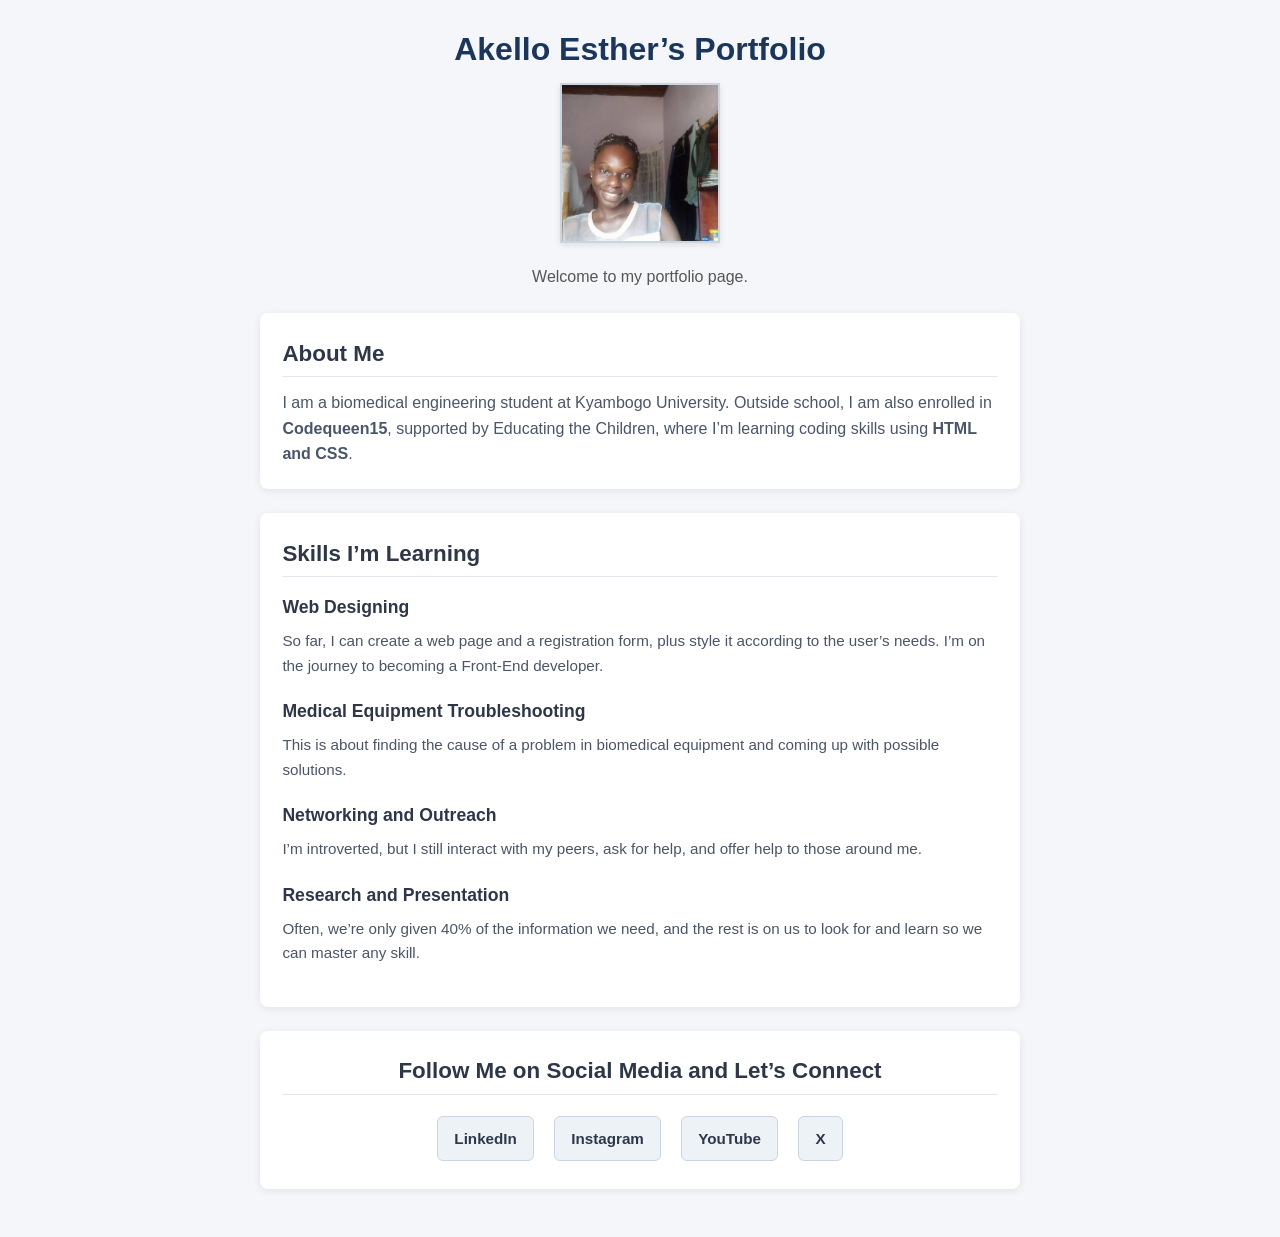
<file: index.html>
<!DOCTYPE html>
<html lang="en">
<head>
  <meta charset="UTF-8">
  <title>Esther Akello – Portfolio</title>
  <link rel="stylesheet" href="style.css">
</head>
<body>
  <header class="hero">
    <h1>Akello Esther’s Portfolio</h1>
    <img src="images/WhatsApp Image 2026-02-15 at 5.24.35 PM.jpeg" alt="Esther Akello" class="profile-img">
    <p>Welcome to my portfolio page.</p>
  </header>

  <section class="about">
    <h2>About Me</h2>
    <p>
      I am a biomedical engineering student at Kyambogo University. 
      Outside school, I am also enrolled in <strong>Codequeen15</strong>, 
      supported by Educating the Children, where I’m learning coding skills using 
      <strong>HTML and CSS</strong>.
    </p>
  </section>

  <section class="skills">
    <h2>Skills I’m Learning</h2>
    <ul>
      <li><strong>Web Designing</strong></li>
      <p>
        So far, I can create a web page and a registration form, plus style it according to the user’s needs. 
        I’m on the journey to becoming a Front‑End developer.
      </p>

      <li><strong>Medical Equipment Troubleshooting</strong></li>
      <p>
        This is about finding the cause of a problem in biomedical equipment 
        and coming up with possible solutions.
      </p>

      <li><strong>Networking and Outreach</strong></li>
      <p>
        I’m introverted, but I still interact with my peers, ask for help, and offer help to those around me.
      </p>

      <li><strong>Research and Presentation</strong></li>
      <p>
        Often, we’re only given 40% of the information we need, and the rest is on us to look for and learn 
        so we can master any skill.
      </p>
    </ul>
  </section>

  <section class="connect">
    <h2>Follow Me on Social Media and Let’s Connect</h2>
    <div class="social-links">
      <a href="https://www.linkedin.com/in/esther-akello-74036a37b/" class="social-link">
        <span>LinkedIn</span>
      </a>
      <a href="https://www.instagram.com/akello640/" class="social-link">
        <span>Instagram</span>
      </a>
      <a href="https://www.youtube.com/@EstherAkello-d6m" class="social-link">
        <span>YouTube</span>
      </a>
      <a href="https://x.com/AkelloEsther13" class="social-link">
        <span>X</span>
      </a>
    </div>
  </section>
</body>
</html>
</file>
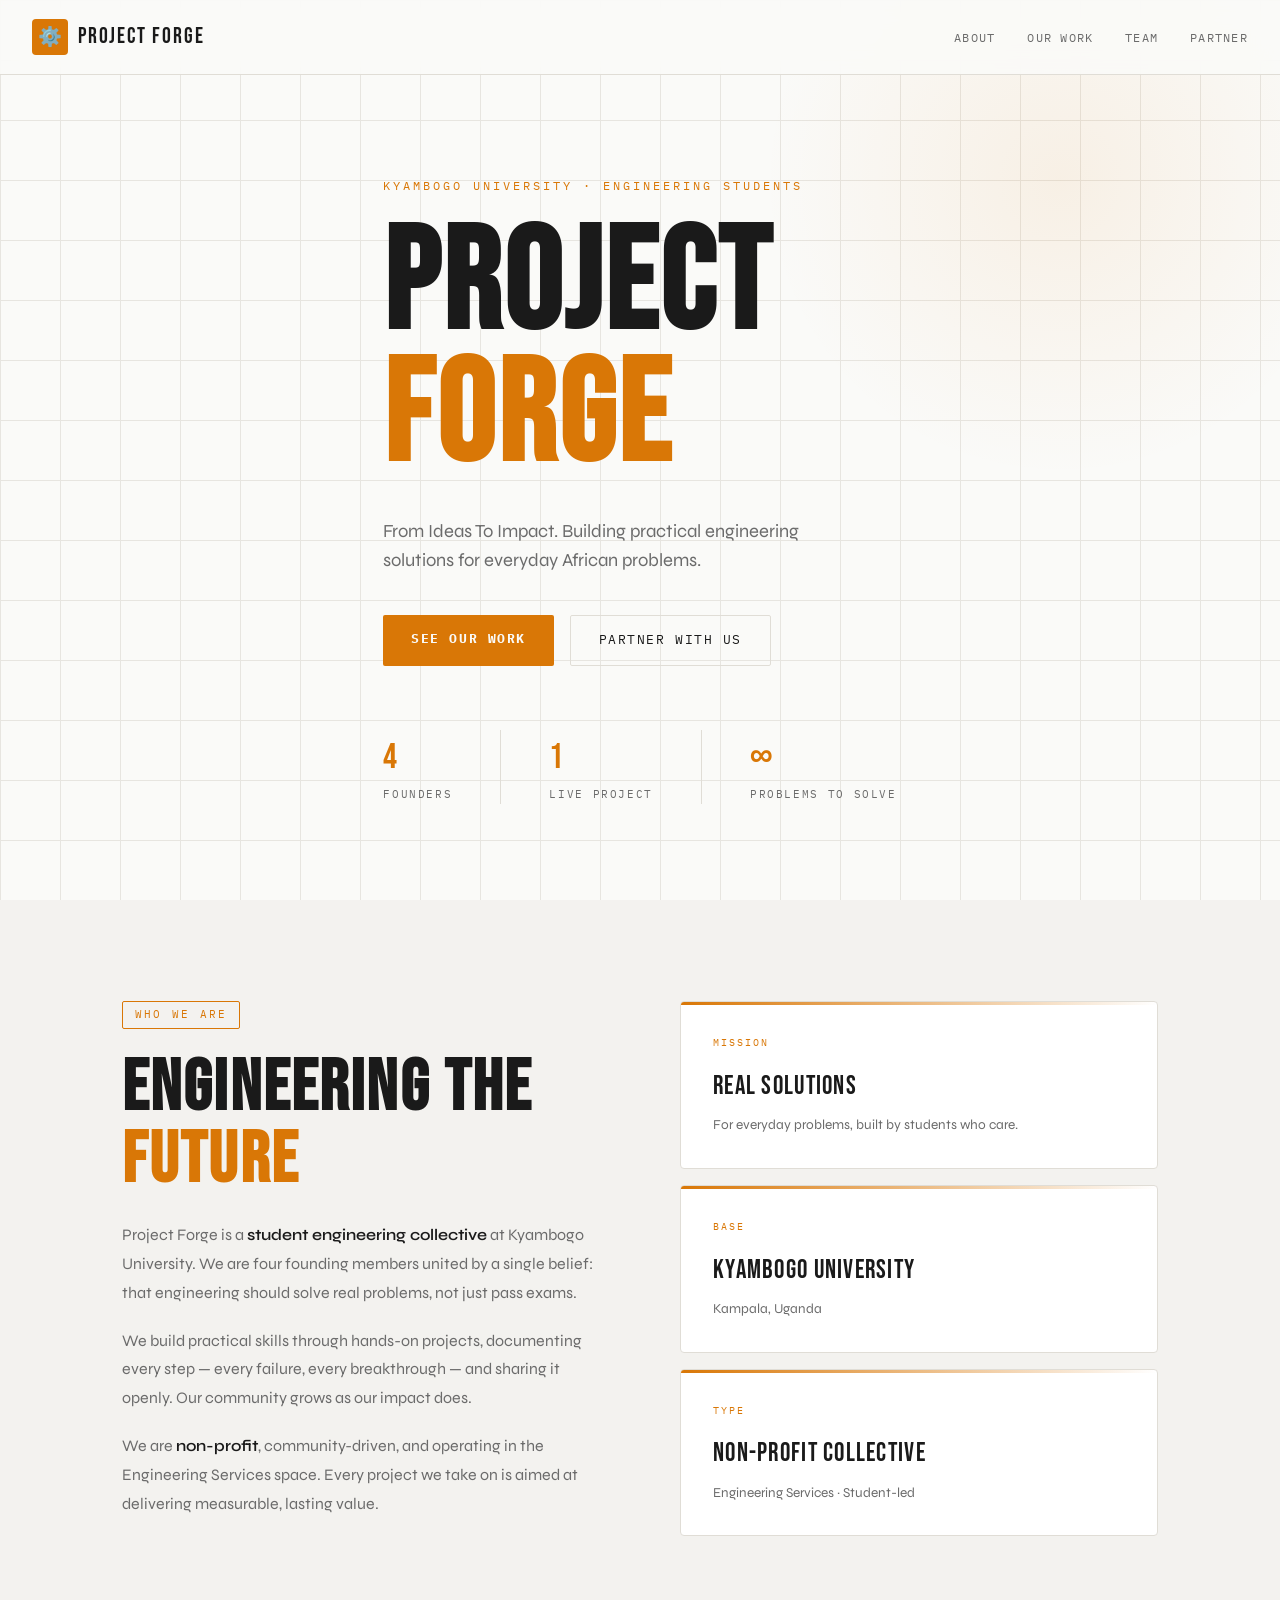
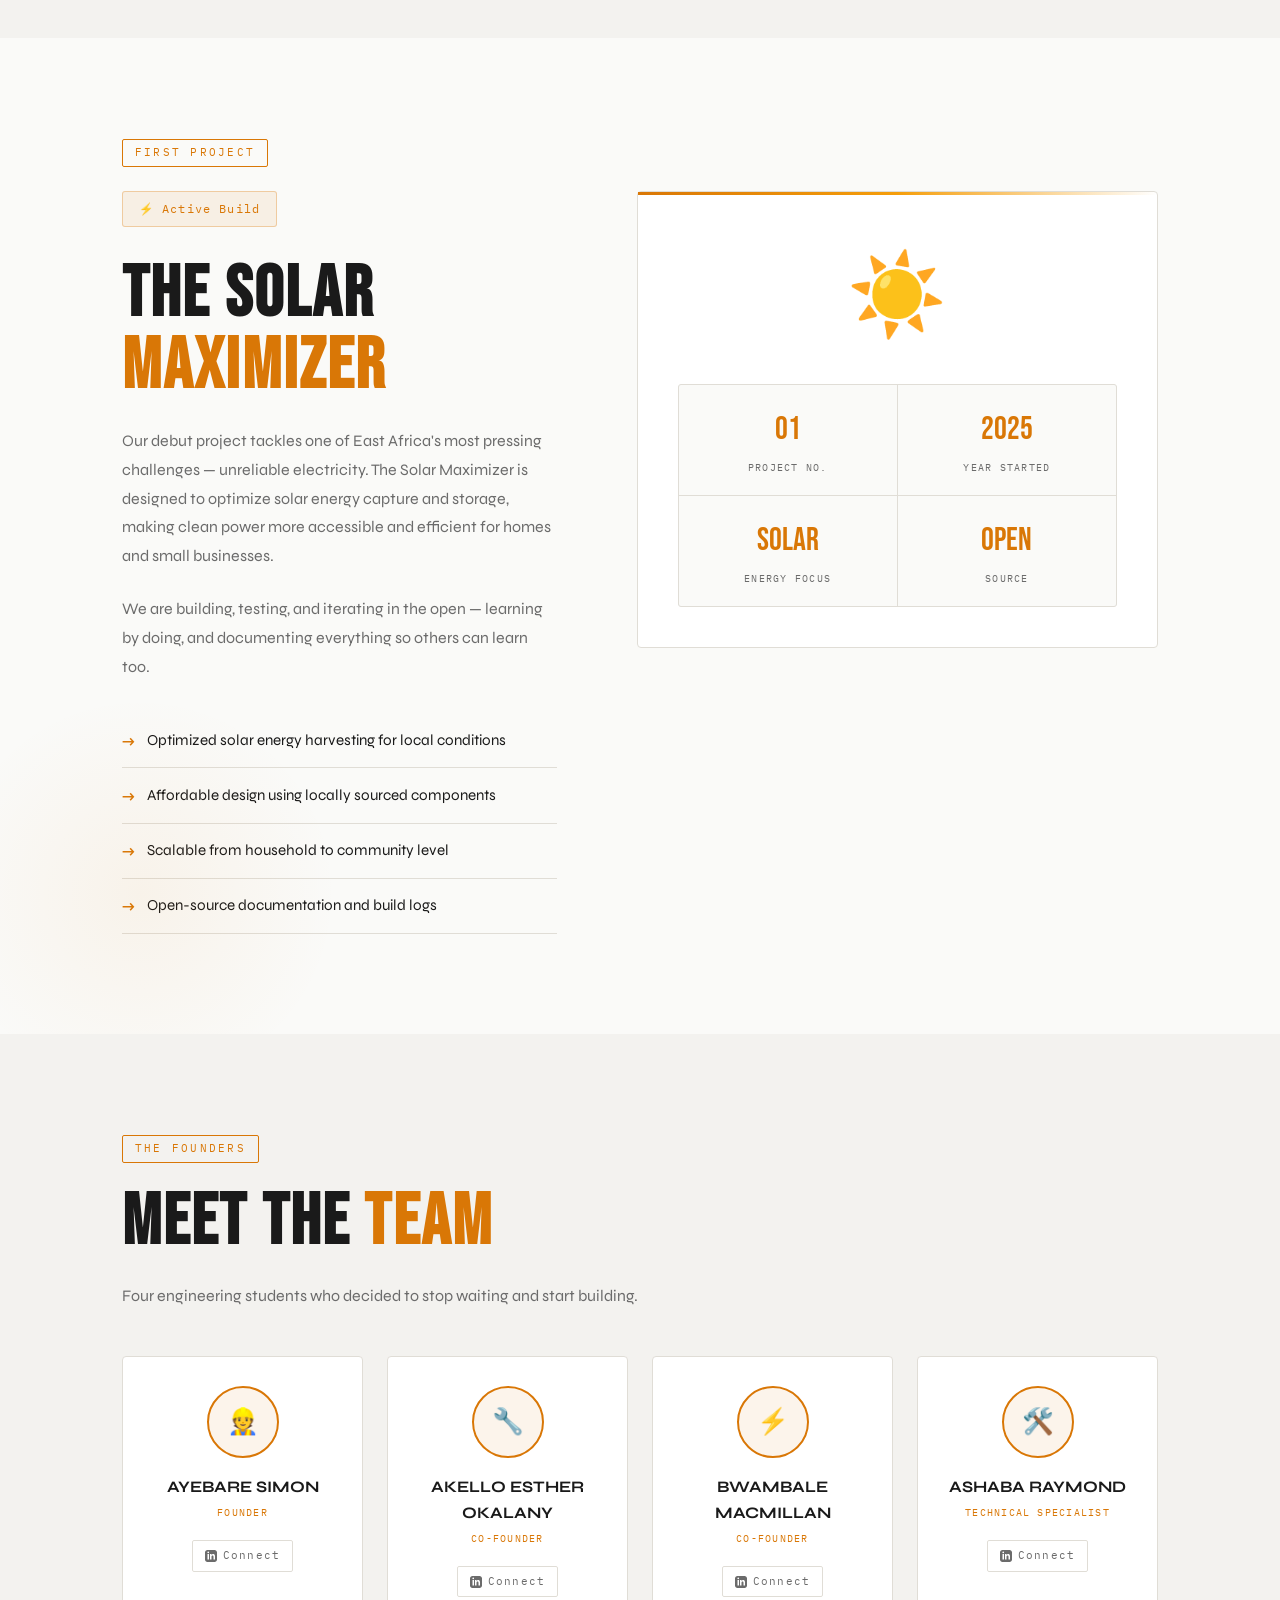
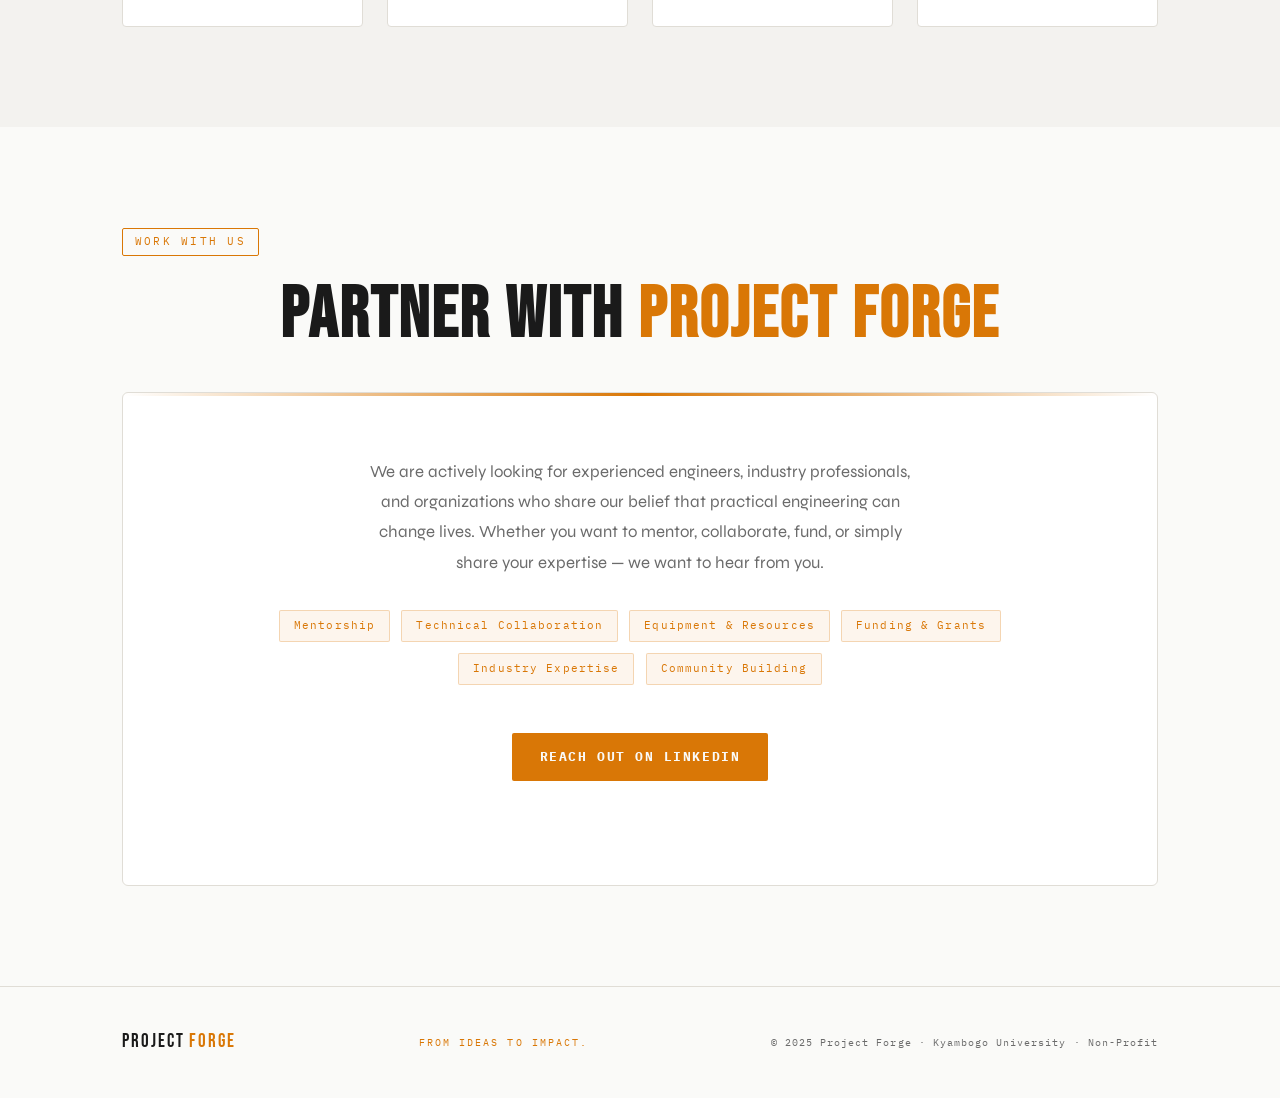
<file: forge.html>
<!DOCTYPE html>
<html lang="en">
<head>
  <meta charset="UTF-8" />
  <meta name="viewport" content="width=device-width, initial-scale=1.0" />
  <title>Project Forge — From Ideas To Impact</title>
  <link rel="preconnect" href="https://fonts.googleapis.com" />
  <link href="https://fonts.googleapis.com/css2?family=Bebas+Neue&family=IBM+Plex+Mono:wght@400;500&family=Syne:wght@400;600;700&display=swap" rel="stylesheet" />
  <style>
    /* ── Variables ── */
    :root {
      --amber:    #D97706;
      --amber-lt: #F59E0B;
      --coal:     #FAFAF8;
      --dark:     #F3F2EF;
      --panel:    #FFFFFF;
      --border:   #E0DDD6;
      --text:     #1A1A1A;
      --muted:    #6B6B6B;
      --white:    #1A1A1A;
    }

    *, *::before, *::after { box-sizing: border-box; margin: 0; padding: 0; }

    html { scroll-behavior: smooth; }

    body {
      background: var(--coal);
      color: var(--text);
      font-family: 'Syne', sans-serif;
      line-height: 1.6;
      overflow-x: hidden;
    }

    /* ── Utility ── */
    .mono { font-family: 'IBM Plex Mono', monospace; }
    .amber { color: var(--amber); }
    .container { max-width: 1100px; margin: 0 auto; padding: 0 2rem; }
    .section { padding: 100px 0; }
    .tag {
      display: inline-block;
      font-family: 'IBM Plex Mono', monospace;
      font-size: 0.7rem;
      letter-spacing: 0.2em;
      text-transform: uppercase;
      color: var(--amber);
      border: 1px solid var(--amber);
      padding: 4px 12px;
      border-radius: 2px;
      margin-bottom: 1.5rem;
    }
    h2.section-title {
      font-family: 'Bebas Neue', sans-serif;
      font-size: clamp(2.8rem, 6vw, 4.5rem);
      letter-spacing: 0.03em;
      line-height: 1;
      color: #1A1A1A;
      margin-bottom: 1.5rem;
    }

    /* ── NAV ── */
    nav {
      position: fixed; top: 0; left: 0; right: 0; z-index: 100;
      display: flex; align-items: center; justify-content: space-between;
      padding: 1.2rem 2rem;
      background: rgba(250,250,248,0.92);
      backdrop-filter: blur(12px);
      border-bottom: 1px solid var(--border);
    }
    .nav-logo {
      display: flex; align-items: center; gap: 10px;
      text-decoration: none;
    }
    .nav-logo-icon {
      width: 36px; height: 36px;
      background: var(--amber);
      border-radius: 4px;
      display: flex; align-items: center; justify-content: center;
      font-size: 1.2rem;
    }
    .nav-logo-text {
      font-family: 'Bebas Neue', sans-serif;
      font-size: 1.4rem;
      letter-spacing: 0.08em;
      color: #1A1A1A;
    }
    .nav-links { display: flex; gap: 2rem; list-style: none; }
    .nav-links a {
      text-decoration: none;
      color: var(--muted);
      font-family: 'IBM Plex Mono', monospace;
      font-size: 0.78rem;
      letter-spacing: 0.1em;
      text-transform: uppercase;
      transition: color 0.2s;
    }
    .nav-links a:hover { color: var(--amber); }

    /* ── HERO ── */
    #hero {
      min-height: 100vh;
      display: flex; align-items: center;
      position: relative;
      overflow: hidden;
      padding-top: 80px;
    }
    .hero-grid-bg {
      position: absolute; inset: 0;
      background-image:
        linear-gradient(var(--border) 1px, transparent 1px),
        linear-gradient(90deg, var(--border) 1px, transparent 1px);
      background-size: 60px 60px;
      opacity: 0.7;
    }
    .hero-glow {
      position: absolute; top: -120px; right: -80px;
      width: 600px; height: 600px;
      background: radial-gradient(circle, rgba(217,119,6,0.08) 0%, transparent 70%);
      pointer-events: none;
    }
    .hero-content { position: relative; z-index: 1; max-width: 780px; }
    .hero-eyebrow {
      font-family: 'IBM Plex Mono', monospace;
      font-size: 0.75rem;
      letter-spacing: 0.25em;
      text-transform: uppercase;
      color: var(--amber);
      margin-bottom: 1.5rem;
      animation: fadeUp 0.8s ease both;
    }
    .hero-title {
      font-family: 'Bebas Neue', sans-serif;
      font-size: clamp(4rem, 12vw, 9rem);
      line-height: 0.92;
      letter-spacing: 0.02em;
      color: #1A1A1A;
      animation: fadeUp 0.8s 0.1s ease both;
    }
    .hero-title span { color: var(--amber); }
    .hero-tagline {
      font-size: 1.15rem;
      color: var(--muted);
      margin: 2rem 0 2.5rem;
      max-width: 480px;
      animation: fadeUp 0.8s 0.2s ease both;
    }
    .hero-cta {
      display: flex; gap: 1rem; flex-wrap: wrap;
      animation: fadeUp 0.8s 0.3s ease both;
    }
    .btn {
      display: inline-block;
      text-decoration: none;
      font-family: 'IBM Plex Mono', monospace;
      font-size: 0.8rem;
      letter-spacing: 0.12em;
      text-transform: uppercase;
      padding: 14px 28px;
      border-radius: 2px;
      transition: all 0.2s;
      cursor: pointer;
      border: none;
    }
    .btn-primary {
      background: var(--amber);
      color: var(--coal);
      font-weight: 700;
    }
    .btn-primary:hover { background: var(--amber-lt); transform: translateY(-2px); }
    .btn-outline {
      background: transparent;
      color: var(--text);
      border: 1px solid var(--border);
    }
    .btn-outline:hover { border-color: var(--amber); color: var(--amber); }
    .hero-stat-bar {
      margin-top: 4rem;
      display: flex; gap: 3rem;
      animation: fadeUp 0.8s 0.4s ease both;
    }
    .hero-stat span {
      display: block;
      font-family: 'Bebas Neue', sans-serif;
      font-size: 2.2rem;
      color: var(--amber);
    }
    .hero-stat p {
      font-family: 'IBM Plex Mono', monospace;
      font-size: 0.68rem;
      letter-spacing: 0.15em;
      text-transform: uppercase;
      color: var(--muted);
    }
    .hero-divider {
      width: 1px; background: var(--border);
    }

    /* ── ABOUT ── */
    #about { background: var(--dark); }
    .about-grid {
      display: grid;
      grid-template-columns: 1fr 1fr;
      gap: 5rem;
      align-items: center;
    }
    .about-text p {
      color: var(--muted);
      margin-bottom: 1.2rem;
      font-size: 1rem;
      line-height: 1.8;
    }
    .about-text p strong { color: var(--text); font-weight: 600; }
    .about-visual {
      position: relative;
    }
    .about-card {
      background: var(--panel);
      border: 1px solid var(--border);
      border-radius: 4px;
      padding: 2rem;
      position: relative;
      overflow: hidden;
    }
    .about-card::before {
      content: '';
      position: absolute; top: 0; left: 0; right: 0;
      height: 3px;
      background: linear-gradient(90deg, var(--amber), transparent);
    }
    .about-card-label {
      font-family: 'IBM Plex Mono', monospace;
      font-size: 0.65rem;
      letter-spacing: 0.2em;
      text-transform: uppercase;
      color: var(--amber);
      margin-bottom: 1rem;
    }
    .about-card-value {
      font-family: 'Bebas Neue', sans-serif;
      font-size: 1.6rem;
      letter-spacing: 0.05em;
      color: #1A1A1A;
      margin-bottom: 0.4rem;
    }
    .about-card-sub {
      font-size: 0.85rem;
      color: var(--muted);
    }
    .about-cards { display: flex; flex-direction: column; gap: 1rem; }

    /* ── PROJECT ── */
    #project {
      position: relative;
      overflow: hidden;
    }
    .project-accent {
      position: absolute; bottom: -60px; left: -60px;
      width: 400px; height: 400px;
      background: radial-gradient(circle, rgba(217,119,6,0.06) 0%, transparent 70%);
      pointer-events: none;
    }
    .project-layout {
      display: grid;
      grid-template-columns: 1fr 1.2fr;
      gap: 5rem;
      align-items: start;
    }
    .project-badge {
      display: inline-flex; align-items: center; gap: 8px;
      background: rgba(217,119,6,0.08);
      border: 1px solid rgba(217,119,6,0.3);
      border-radius: 3px;
      padding: 8px 16px;
      margin-bottom: 2rem;
      font-family: 'IBM Plex Mono', monospace;
      font-size: 0.72rem;
      letter-spacing: 0.1em;
      color: var(--amber);
    }
    .project-badge::before { content: '⚡'; }
    .project-desc {
      color: var(--muted);
      line-height: 1.8;
      margin-bottom: 1.5rem;
    }
    .project-features { list-style: none; margin-top: 2rem; }
    .project-features li {
      display: flex; align-items: flex-start; gap: 12px;
      padding: 0.9rem 0;
      border-bottom: 1px solid var(--border);
      font-size: 0.95rem;
      color: var(--text);
    }
    .project-features li::before {
      content: '→';
      color: var(--amber);
      font-weight: 700;
      flex-shrink: 0;
      margin-top: 1px;
    }
    .project-visual-panel {
      background: var(--panel);
      border: 1px solid var(--border);
      border-radius: 4px;
      padding: 2.5rem;
      position: relative;
    }
    .project-visual-panel::before {
      content: '';
      position: absolute; top: 0; left: 0; right: 0;
      height: 3px;
      background: linear-gradient(90deg, var(--amber), var(--amber-lt), transparent);
    }
    .solar-icon {
      font-size: 5rem;
      text-align: center;
      display: block;
      margin-bottom: 1.5rem;
    }
    .project-stats-grid {
      display: grid; grid-template-columns: 1fr 1fr;
      gap: 1px;
      background: var(--border);
      border: 1px solid var(--border);
      border-radius: 3px;
      overflow: hidden;
    }
    .proj-stat {
      background: var(--coal);
      padding: 1.2rem;
      text-align: center;
    }
    .proj-stat span {
      display: block;
      font-family: 'Bebas Neue', sans-serif;
      font-size: 2rem;
      color: var(--amber);
    }
    .proj-stat p {
      font-family: 'IBM Plex Mono', monospace;
      font-size: 0.65rem;
      letter-spacing: 0.12em;
      text-transform: uppercase;
      color: var(--muted);
      margin-top: 4px;
    }

    /* ── TEAM ── */
    #team { background: var(--dark); }
    .team-grid {
      display: grid;
      grid-template-columns: repeat(4, 1fr);
      gap: 1.5rem;
      margin-top: 3rem;
    }
    .member-card {
      background: var(--panel);
      border: 1px solid var(--border);
      border-radius: 4px;
      padding: 1.8rem 1.5rem;
      text-align: center;
      transition: border-color 0.25s, transform 0.25s;
      position: relative;
      overflow: hidden;
    }
    .member-card:hover {
      border-color: var(--amber);
      transform: translateY(-4px);
    }
    .member-card::before {
      content: '';
      position: absolute; bottom: 0; left: 0; right: 0;
      height: 2px;
      background: var(--amber);
      transform: scaleX(0);
      transition: transform 0.25s;
    }
    .member-card:hover::before { transform: scaleX(1); }
    .member-avatar {
      width: 72px; height: 72px;
      border-radius: 50%;
      background: rgba(217,119,6,0.08);
      border: 2px solid var(--amber);
      display: flex; align-items: center; justify-content: center;
      font-size: 1.6rem;
      margin: 0 auto 1rem;
    }
    .member-name {
      font-family: 'Syne', sans-serif;
      font-weight: 700;
      font-size: 1rem;
      color: #1A1A1A;
      margin-bottom: 0.3rem;
    }
    .member-role {
      font-family: 'IBM Plex Mono', monospace;
      font-size: 0.65rem;
      letter-spacing: 0.12em;
      text-transform: uppercase;
      color: var(--amber);
      margin-bottom: 1.2rem;
    }
    .member-li {
      display: inline-flex; align-items: center; gap: 6px;
      text-decoration: none;
      font-family: 'IBM Plex Mono', monospace;
      font-size: 0.68rem;
      letter-spacing: 0.1em;
      color: var(--muted);
      border: 1px solid var(--border);
      padding: 6px 12px;
      border-radius: 2px;
      transition: all 0.2s;
    }
    .member-li:hover { color: var(--amber); border-color: var(--amber); }

    /* ── PARTNER ── */
    #partner { position: relative; }
    .partner-inner {
      background: var(--panel);
      border: 1px solid var(--border);
      border-radius: 6px;
      padding: 4rem;
      text-align: center;
      position: relative;
      overflow: hidden;
    }
    .partner-inner::before {
      content: '';
      position: absolute; top: 0; left: 0; right: 0;
      height: 3px;
      background: linear-gradient(90deg, transparent, var(--amber), transparent);
    }
    .partner-inner p {
      color: var(--muted);
      max-width: 560px;
      margin: 0 auto 1.5rem;
      font-size: 1.05rem;
      line-height: 1.8;
    }
    .partner-tags {
      display: flex; flex-wrap: wrap; justify-content: center; gap: 0.7rem;
      margin: 2rem 0;
    }
    .partner-tag {
      background: rgba(217,119,6,0.07);
      border: 1px solid rgba(217,119,6,0.25);
      color: var(--amber);
      font-family: 'IBM Plex Mono', monospace;
      font-size: 0.7rem;
      letter-spacing: 0.1em;
      padding: 6px 14px;
      border-radius: 2px;
    }
    .partner-contact {
      margin-top: 2.5rem;
      font-family: 'IBM Plex Mono', monospace;
      font-size: 0.8rem;
      color: var(--muted);
    }
    .partner-contact a {
      color: var(--amber);
      text-decoration: none;
    }
    .partner-contact a:hover { text-decoration: underline; }

    /* ── FOOTER ── */
    footer {
      border-top: 1px solid var(--border);
      padding: 2.5rem 0;
      display: flex; align-items: center; justify-content: space-between;
    }
    .footer-logo {
      font-family: 'Bebas Neue', sans-serif;
      font-size: 1.2rem;
      letter-spacing: 0.1em;
      color: #1A1A1A;
    }
    .footer-logo span { color: var(--amber); }
    .footer-copy {
      font-family: 'IBM Plex Mono', monospace;
      font-size: 0.65rem;
      letter-spacing: 0.1em;
      color: var(--muted);
    }
    .footer-tagline {
      font-family: 'IBM Plex Mono', monospace;
      font-size: 0.65rem;
      letter-spacing: 0.2em;
      text-transform: uppercase;
      color: var(--amber);
    }

    /* ── Animations ── */
    @keyframes fadeUp {
      from { opacity: 0; transform: translateY(24px); }
      to   { opacity: 1; transform: translateY(0); }
    }
    .reveal {
      opacity: 0; transform: translateY(30px);
      transition: opacity 0.7s ease, transform 0.7s ease;
    }
    .reveal.visible { opacity: 1; transform: none; }
    .reveal-delay-1 { transition-delay: 0.1s; }
    .reveal-delay-2 { transition-delay: 0.2s; }
    .reveal-delay-3 { transition-delay: 0.3s; }
    .reveal-delay-4 { transition-delay: 0.4s; }

    /* ── Responsive ── */
    @media (max-width: 900px) {
      .about-grid, .project-layout { grid-template-columns: 1fr; gap: 3rem; }
      .team-grid { grid-template-columns: 1fr 1fr; }
      .hero-stat-bar { gap: 2rem; }
      footer { flex-direction: column; gap: 1rem; text-align: center; }
    }
    @media (max-width: 600px) {
      .team-grid { grid-template-columns: 1fr; }
      nav .nav-links { display: none; }
      .partner-inner { padding: 2.5rem 1.5rem; }
    }
  </style>
</head>
<body>

  <!-- NAV -->
  <nav>
    <a href="#hero" class="nav-logo">
      <div class="nav-logo-icon">⚙️</div>
      <span class="nav-logo-text">Project Forge</span>
    </a>
    <ul class="nav-links">
      <li><a href="#about">About</a></li>
      <li><a href="#project">Our Work</a></li>
      <li><a href="#team">Team</a></li>
      <li><a href="#partner">Partner</a></li>
    </ul>
  </nav>

  <!-- HERO -->
  <section id="hero">
    <div class="hero-grid-bg"></div>
    <div class="hero-glow"></div>
    <div class="container">
      <div class="hero-content">
        <p class="hero-eyebrow">Kyambogo University · Engineering Students</p>
        <h1 class="hero-title">
          PROJECT<br /><span>FORGE</span>
        </h1>
        <p class="hero-tagline">
          From Ideas To Impact. Building practical engineering solutions for everyday African problems.
        </p>
        <div class="hero-cta">
          <a href="#project" class="btn btn-primary">See Our Work</a>
          <a href="#partner" class="btn btn-outline">Partner With Us</a>
        </div>
        <div class="hero-stat-bar">
          <div class="hero-stat">
            <span>4</span>
            <p>Founders</p>
          </div>
          <div class="hero-divider"></div>
          <div class="hero-stat">
            <span>1</span>
            <p>Live Project</p>
          </div>
          <div class="hero-divider"></div>
          <div class="hero-stat">
            <span>∞</span>
            <p>Problems to Solve</p>
          </div>
        </div>
      </div>
    </div>
  </section>

  <!-- ABOUT -->
  <section id="about" class="section">
    <div class="container">
      <div class="about-grid">
        <div class="about-text reveal">
          <div class="tag">Who We Are</div>
          <h2 class="section-title">Engineering the <span class="amber">Future</span></h2>
          <p>
            Project Forge is a <strong>student engineering collective</strong> at Kyambogo University. We are four founding members united by a single belief: that engineering should solve real problems, not just pass exams.
          </p>
          <p>
            We build practical skills through hands-on projects, documenting every step — every failure, every breakthrough — and sharing it openly. Our community grows as our impact does.
          </p>
          <p>
            We are <strong>non-profit</strong>, community-driven, and operating in the Engineering Services space. Every project we take on is aimed at delivering measurable, lasting value.
          </p>
        </div>
        <div class="about-visual reveal reveal-delay-1">
          <div class="about-cards">
            <div class="about-card">
              <div class="about-card-label">Mission</div>
              <div class="about-card-value">Real Solutions</div>
              <div class="about-card-sub">For everyday problems, built by students who care.</div>
            </div>
            <div class="about-card">
              <div class="about-card-label">Base</div>
              <div class="about-card-value">Kyambogo University</div>
              <div class="about-card-sub">Kampala, Uganda</div>
            </div>
            <div class="about-card">
              <div class="about-card-label">Type</div>
              <div class="about-card-value">Non-Profit Collective</div>
              <div class="about-card-sub">Engineering Services · Student-led</div>
            </div>
          </div>
        </div>
      </div>
    </div>
  </section>

  <!-- PROJECT -->
  <section id="project" class="section">
    <div class="project-accent"></div>
    <div class="container">
      <div class="tag">First Project</div>
      <div class="project-layout">
        <div class="reveal">
          <div class="project-badge">Active Build</div>
          <h2 class="section-title">The Solar <span class="amber">Maximizer</span></h2>
          <p class="project-desc">
            Our debut project tackles one of East Africa's most pressing challenges — unreliable electricity. The Solar Maximizer is designed to optimize solar energy capture and storage, making clean power more accessible and efficient for homes and small businesses.
          </p>
          <p class="project-desc">
            We are building, testing, and iterating in the open — learning by doing, and documenting everything so others can learn too.
          </p>
          <ul class="project-features">
            <li>Optimized solar energy harvesting for local conditions</li>
            <li>Affordable design using locally sourced components</li>
            <li>Scalable from household to community level</li>
            <li>Open-source documentation and build logs</li>
          </ul>
        </div>
        <div class="project-visual-panel reveal reveal-delay-2">
          <span class="solar-icon">☀️</span>
          <div class="project-stats-grid">
            <div class="proj-stat">
              <span>01</span>
              <p>Project No.</p>
            </div>
            <div class="proj-stat">
              <span>2025</span>
              <p>Year Started</p>
            </div>
            <div class="proj-stat">
              <span>Solar</span>
              <p>Energy Focus</p>
            </div>
            <div class="proj-stat">
              <span>Open</span>
              <p>Source</p>
            </div>
          </div>
        </div>
      </div>
    </div>
  </section>

  <!-- TEAM -->
  <section id="team" class="section">
    <div class="container">
      <div class="tag">The Founders</div>
      <h2 class="section-title">Meet the <span class="amber">Team</span></h2>
      <p style="color:var(--muted); max-width: 520px; margin-bottom: 1rem;">
        Four engineering students who decided to stop waiting and start building.
      </p>
      <div class="team-grid">

        <!-- Member 1 — replace name, role, and LinkedIn URL -->
        <div class="member-card reveal">
          <div class="member-avatar">👷</div>
          <div class="member-name">AYEBARE SIMON</div>
          <div class="member-role">Founder</div>
          <a href="https://www.linkedin.com/in/ayebare-simon-01a05a347?utm_source=share&utm_campaign=share_via&utm_content=profile&utm_medium=android_app"_blank" class="member-li">
            <svg width="12" height="12" viewBox="0 0 24 24" fill="currentColor"><path d="M19 0h-14c-2.761 0-5 2.239-5 5v14c0 2.761 2.239 5 5 5h14c2.762 0 5-2.239 5-5v-14c0-2.761-2.238-5-5-5zm-11 19h-3v-11h3v11zm-1.5-12.268c-.966 0-1.75-.79-1.75-1.764s.784-1.764 1.75-1.764 1.75.79 1.75 1.764-.783 1.764-1.75 1.764zm13.5 12.268h-3v-5.604c0-3.368-4-3.113-4 0v5.604h-3v-11h3v1.765c1.396-2.586 7-2.777 7 2.476v6.759z"/></svg>
            Connect
          </a>
        </div>

        <!-- Member 2 -->
        <div class="member-card reveal reveal-delay-1">
          <div class="member-avatar">🔧</div>
          <div class="member-name">AKELLO ESTHER OKALANY</div>
          <div class="member-role">Co-Founder</div>
          <a href="https://www.linkedin.com/in/esther-akello-74036a37b/" target="_blank" class="member-li">
            <svg width="12" height="12" viewBox="0 0 24 24" fill="currentColor"><path d="M19 0h-14c-2.761 0-5 2.239-5 5v14c0 2.761 2.239 5 5 5h14c2.762 0 5-2.239 5-5v-14c0-2.761-2.238-5-5-5zm-11 19h-3v-11h3v11zm-1.5-12.268c-.966 0-1.75-.79-1.75-1.764s.784-1.764 1.75-1.764 1.75.79 1.75 1.764-.783 1.764-1.75 1.764zm13.5 12.268h-3v-5.604c0-3.368-4-3.113-4 0v5.604h-3v-11h3v1.765c1.396-2.586 7-2.777 7 2.476v6.759z"/></svg>
            Connect
          </a>
        </div>

        <!-- Member 3 -->
        <div class="member-card reveal reveal-delay-2">
          <div class="member-avatar">⚡</div>
          <div class="member-name">BWAMBALE MACMILLAN</div>
          <div class="member-role">Co-Founder</div>
          <a href="https://www.linkedin.com/in/macmillan-bwambale-5271aa356?utm_source=share&utm_campaign=share_via&utm_content=profile&utm_medium=android_app" target="_blank" class="member-li">
            <svg width="12" height="12" viewBox="0 0 24 24" fill="currentColor"><path d="M19 0h-14c-2.761 0-5 2.239-5 5v14c0 2.761 2.239 5 5 5h14c2.762 0 5-2.239 5-5v-14c0-2.761-2.238-5-5-5zm-11 19h-3v-11h3v11zm-1.5-12.268c-.966 0-1.75-.79-1.75-1.764s.784-1.764 1.75-1.764 1.75.79 1.75 1.764-.783 1.764-1.75 1.764zm13.5 12.268h-3v-5.604c0-3.368-4-3.113-4 0v5.604h-3v-11h3v1.765c1.396-2.586 7-2.777 7 2.476v6.759z"/></svg>
            Connect
          </a>
        </div>

        <!-- Member 4 -->
        <div class="member-card reveal reveal-delay-3">
          <div class="member-avatar">🛠️</div>
          <div class="member-name">ASHABA RAYMOND</div>
          <div class="member-role">Technical Specialist</div>
          <a href="https://www.linkedin.com/in/raymond-ashaba-1286312a9?utm_source=share&utm_campaign=share_via&utm_content=profile&utm_medium=android_app" target="_blank" class="member-li">
            <svg width="12" height="12" viewBox="0 0 24 24" fill="currentColor"><path d="M19 0h-14c-2.761 0-5 2.239-5 5v14c0 2.761 2.239 5 5 5h14c2.762 0 5-2.239 5-5v-14c0-2.761-2.238-5-5-5zm-11 19h-3v-11h3v11zm-1.5-12.268c-.966 0-1.75-.79-1.75-1.764s.784-1.764 1.75-1.764 1.75.79 1.75 1.764-.783 1.764-1.75 1.764zm13.5 12.268h-3v-5.604c0-3.368-4-3.113-4 0v5.604h-3v-11h3v1.765c1.396-2.586 7-2.777 7 2.476v6.759z"/></svg>
            Connect
          </a>
        </div>

      </div>
    </div>
  </section>

  <!-- PARTNER -->
  <section id="partner" class="section">
    <div class="container">
      <div class="tag">Work With Us</div>
      <h2 class="section-title" style="text-align:center; margin-bottom: 2.5rem;">
        Partner With <span class="amber">Project Forge</span>
      </h2>
      <div class="partner-inner reveal">
        <p>
          We are actively looking for experienced engineers, industry professionals, and organizations who share our belief that practical engineering can change lives. Whether you want to mentor, collaborate, fund, or simply share your expertise — we want to hear from you.
        </p>
        <div class="partner-tags">
          <span class="partner-tag">Mentorship</span>
          <span class="partner-tag">Technical Collaboration</span>
          <span class="partner-tag">Equipment & Resources</span>
          <span class="partner-tag">Funding & Grants</span>
          <span class="partner-tag">Industry Expertise</span>
          <span class="partner-tag">Community Building</span>
        </div>
        <a href="https://www.linkedin.com/company/project-forge123/?viewAsMember=true" target="_blank" class="btn btn-primary" style="margin-top: 1rem;">
          Reach Out on LinkedIn
        </a>
        <div class="partner-contact">
          
        </div>
      </div>
    </div>
  </section>

  <!-- FOOTER -->
  <footer>
    <div class="container" style="display:flex; align-items:center; justify-content:space-between; flex-wrap:wrap; gap:1rem; width:100%;">
      <div class="footer-logo">Project <span>Forge</span></div>
      <div class="footer-tagline">From Ideas To Impact.</div>
      <div class="footer-copy">© 2025 Project Forge · Kyambogo University · Non-Profit</div>
    </div>
  </footer>

  <script>
    // Scroll reveal
    const reveals = document.querySelectorAll('.reveal');
    const observer = new IntersectionObserver((entries) => {
      entries.forEach(e => {
        if (e.isIntersecting) { e.target.classList.add('visible'); }
      });
    }, { threshold: 0.12 });
    reveals.forEach(el => observer.observe(el));

    // Nav active state
    const sections = document.querySelectorAll('section[id]');
    const navLinks = document.querySelectorAll('.nav-links a');
    window.addEventListener('scroll', () => {
      let current = '';
      sections.forEach(s => {
        if (window.scrollY >= s.offsetTop - 120) current = s.id;
      });
      navLinks.forEach(a => {
        a.style.color = a.getAttribute('href') === '#' + current ? 'var(--amber)' : '';
      });
    });
  </script>
</body>
</html>
</file>
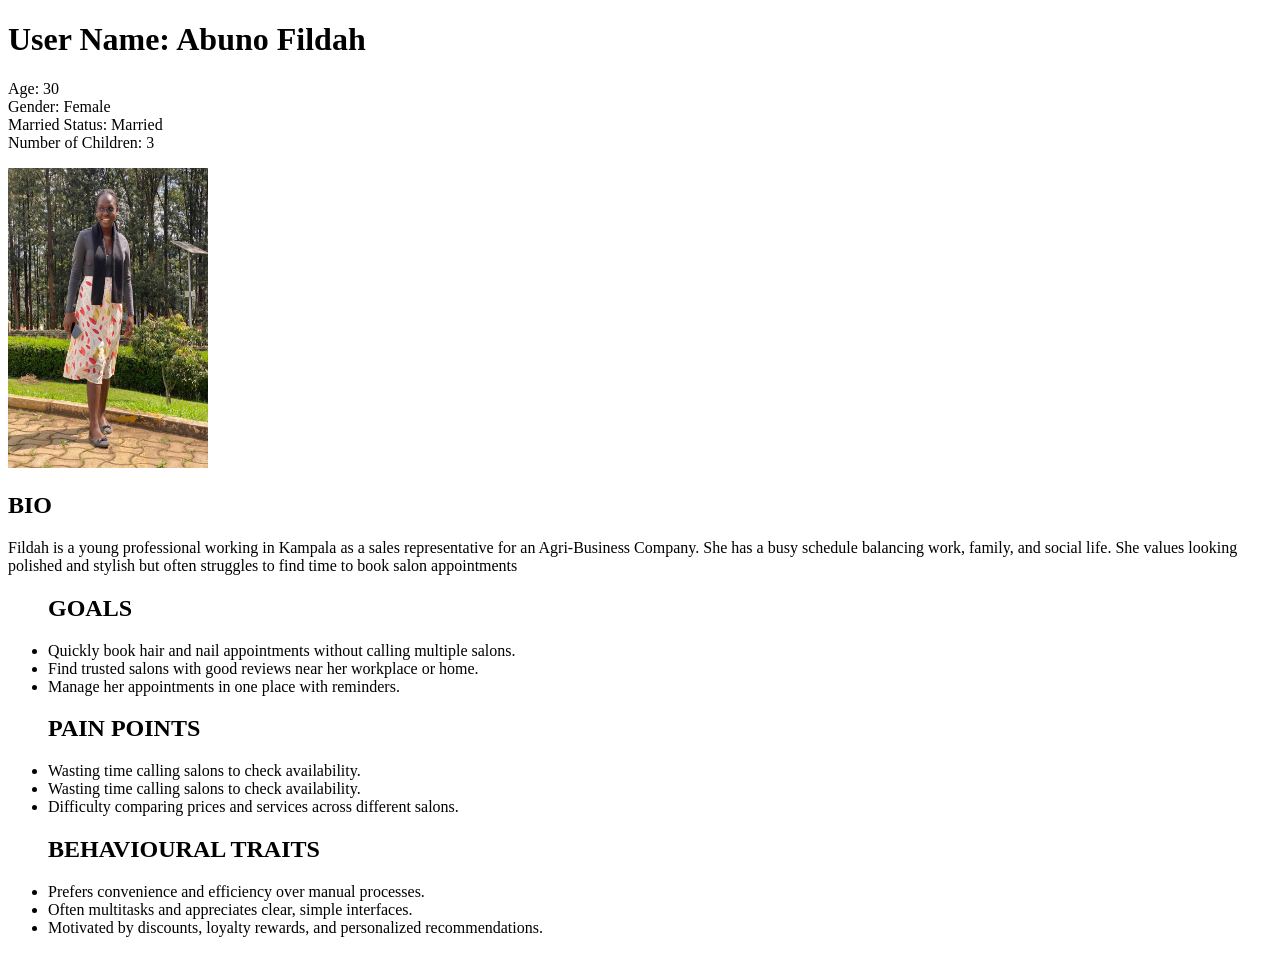
<file: images/persona.html>
<!DOCTYPE html>
<html lang="en">
<head>
    <meta charset="UTF-8">
    <meta name="viewport" content="width=device-width, initial-scale=1.0">
    <title>Persona</title>
</head>
<body>
    <h1> User Name: Abuno Fildah</h1>
<p>Age: 30 <br>
Gender: Female<br>
Married Status: Married<br>
Number of Children: 3</p>
<img src="user.jpg"height="300px"width="200px" alt="">
<h2>BIO</h2>
<p>Fildah is a young professional working in Kampala as a sales representative for an Agri-Business Company. She has a busy schedule balancing work, family, and social life. She values looking polished and stylish but often struggles to find time to book salon appointments
</p>
<ul>
    <h2>GOALS</h2>
    <li>Quickly book hair and nail appointments without calling multiple salons.</li>
    <li>Find trusted salons with good reviews near her workplace or home.</li>
    <li>Manage her appointments in one place with reminders.</li>
</ul>
<ul>
    <h2>PAIN POINTS</h2>
    <li>Wasting time calling salons to check availability.</li>
    <li>Wasting time calling salons to check availability.</li>
    <li>Difficulty comparing prices and services across different salons.</li>
</ul>
<ul>
    <h2>BEHAVIOURAL TRAITS</h2>
    <li>Prefers convenience and efficiency over manual processes.</li>
    <li>Often multitasks and appreciates clear, simple interfaces.</li>
    <li>Motivated by discounts, loyalty rewards, and personalized recommendations.</li>
</ul>
</body>
</html>
</file>
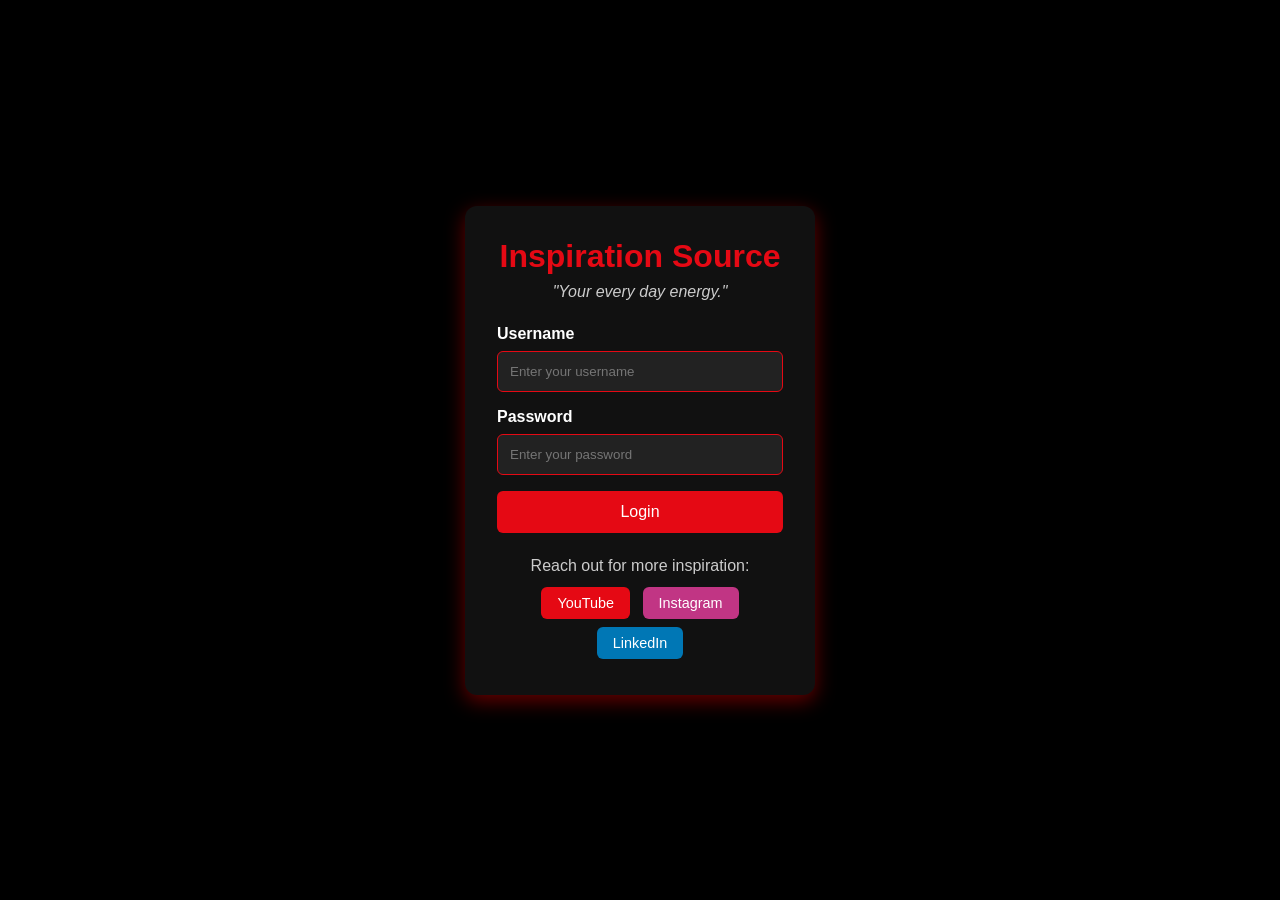
<file: images/project1.html>
<!DOCTYPE html>
<html lang="en">
<head>
  <meta charset="UTF-8">
  <meta name="viewport" content="width=device-width, initial-scale=1.0">
  <title>Inspiration Source Login</title>
  <link rel="stylesheet" href="styles.css">
</head>
<body>
  <div class="login-container">
    <h1 class="brand">Inspiration Source</h1>
    <p class="quote">"Your every day energy."</p>

    <form class="login-form">
      <div class="form-group">
        <label for="username">Username</label>
        <input type="text" id="username" placeholder="Enter your username" required>
      </div>
      <div class="form-group">
        <label for="password">Password</label>
        <input type="password" id="password" placeholder="Enter your password" required>
      </div>
      <button type="submit" class="btn">Login</button>
    </form>

    <div class="social-links">
      <p>Reach out for more inspiration:</p>
      <a href="https://www.youtube.com/@EstherAkello-d6m" class="youtube">YouTube</a>
      <a href=""https://www.instagram.com/akello640/ class="instagram">Instagram</a>
      <a href="https://www.linkedin.com/in/esther-akello-74036a37b/" class="linkedin">LinkedIn</a>
    </div>
  </div>
</body>
</html>
</file>
<file: style.css>
/* Reset and base styles */
* {
  margin: 0;
  padding: 0;
  box-sizing: border-box;
}

body {
  font-family: Arial, Helvetica, sans-serif;
  line-height: 1.6;
  color: #333;
  background-color: #f4f6f9;
  padding: 1.5rem;
}

/* Header / hero */
.hero {
  text-align: center;
  margin-bottom: 1.5rem;
}

.hero h1 {
  font-size: 2rem;
  color: #1a365d;
  margin-bottom: 0.5rem;
}

/* Simple rectangular image */
.profile-img {
  width: 160px;
  height: 160px;
  object-fit: cover;
  border: 2px solid #cbd5e0;
  border-radius: 0;    /* No rounded corners */
  box-shadow: 0 2px 6px rgba(0, 0, 0, 0.1);
}

.hero p {
  margin-top: 0.8rem;
  color: #555;
}

/* Section cards */
section {
  max-width: 760px;
  margin: 1.5rem auto;
  padding: 1.4rem;
  background-color: white;
  border-radius: 8px;
  box-shadow: 0 2px 8px rgba(0, 0, 0, 0.08);
}

/* Titles */
h2 {
  font-size: 1.4rem;
  color: #2d3748;
  margin-bottom: 0.8rem;
  border-bottom: 1px solid #e2e8f0;
  padding-bottom: 0.3rem;
}

/* About */
.about p {
  font-size: 1rem;
  color: #4a5568;
}

/* Skills */
.skills ul {
  list-style-type: none;
}

.skills li {
  font-size: 1.1rem;
  font-weight: bold;
  margin-top: 1rem;
  color: #2d3748;
}

.skills p {
  margin: 0.5rem 0 1.2rem 0;
  color: #4a5568;
  font-size: 0.95rem;
}

/* Social links */
.connect h2 {
  text-align: center;
}

.social-links {
  margin-top: 1rem;
  text-align: center;
}

.social-link {
  display: inline-block;
  margin: 0.3rem 0.5rem;
  padding: 0.6rem 1rem;
  font-size: 0.95rem;
  font-weight: bold;
  color: #2d3748;
  background-color: #edf2f7;
  border: 1px solid #cbd5e0;
  border-radius: 6px;
  text-decoration: none;
  transition: all 0.2s ease;
}

.social-link:hover {
  background-color: #4a5568;
  color: white;
}
</file>
<file: images/styles.css>
* {
  margin: 0;
  padding: 0;
  box-sizing: border-box;
  font-family: "Segoe UI", Tahoma, Geneva, Verdana, sans-serif;
}

body {
  background: #000;
  display: flex;
  justify-content: center;
  align-items: center;
  height: 100vh;
}

.login-container {
  background: #111;
  padding: 2rem;
  border-radius: 12px;
  box-shadow: 0px 6px 20px rgba(255,0,0,0.4);
  width: 350px;
  text-align: center;
  color: #fff;
}

.brand {
  font-size: 2rem;
  color: #e50914;
  margin-bottom: 0.5rem;
}

.quote {
  font-style: italic;
  color: #ccc;
  margin-bottom: 1.5rem;
}

.form-group {
  margin-bottom: 1rem;
  text-align: left;
}

label {
  display: block;
  margin-bottom: 0.5rem;
  font-weight: 600;
  color: #fff;
}

input {
  width: 100%;
  padding: 0.75rem;
  border: 1px solid #e50914;
  border-radius: 6px;
  background: #222;
  color: #fff;
  transition: border-color 0.3s;
}

input:focus {
  border-color: #ff4d4d;
  outline: none;
}

.btn {
  width: 100%;
  padding: 0.75rem;
  background: #e50914;
  border: none;
  border-radius: 6px;
  color: #fff;
  font-size: 1rem;
  cursor: pointer;
  transition: background 0.3s;
}

.btn:hover {
  background: #b00610;
}

.social-links {
  margin-top: 1.5rem;
}

.social-links p {
  margin-bottom: 0.5rem;
  color: #ccc;
}

.social-links a {
  display: inline-block;
  margin: 0.25rem;
  padding: 0.5rem 1rem;
  border-radius: 6px;
  text-decoration: none;
  font-size: 0.9rem;
  transition: background 0.3s;
}

.youtube {
  background: #e50914;
  color: #fff;
}

.instagram {
  background: #c13584;
  color: #fff;
}

.linkedin {
  background: #0077b5;
  color: #fff;
}

.social-links a:hover {
  opacity: 0.8;
}
</file>
